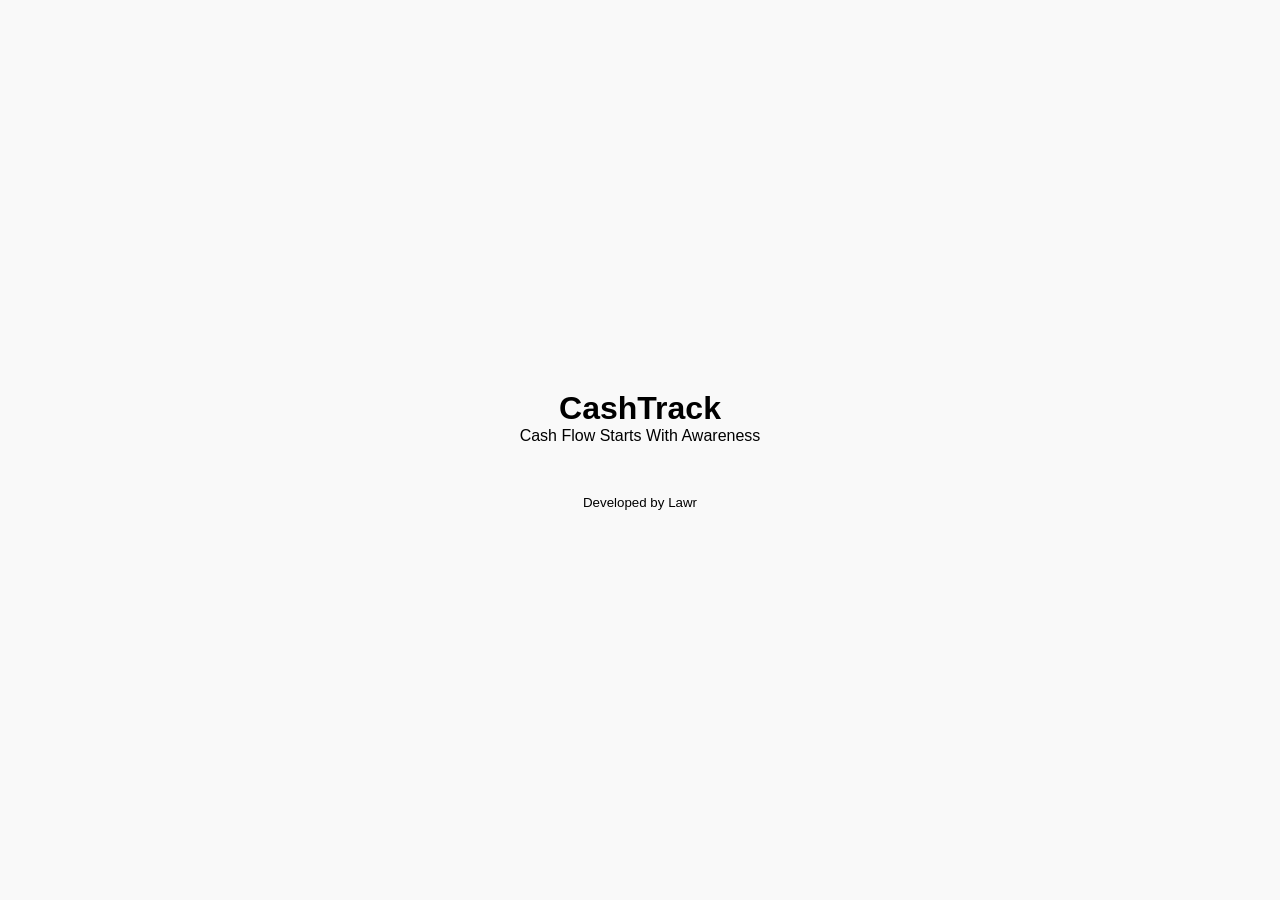
<file: index.html>
<html>
<head>
  <meta charset="UTF-8">
  <meta name="viewport" content="width=device-width, initial-scale=1.0">
  <link href="./css/main.css" rel="stylesheet">
  <link href="./css/custom.css" rel="stylesheet">
</head>
<body>
    <div style="text-align: center">
      <h1>CashTrack</h1>
      <p>Cash Flow Starts With Awareness</p>
      <div class="divider-50"></div>
      <p><small>Developed by Lawr</small></p>
    </div>
  
  <script src="./js/jquery.min.js"></script>
  <script src="./js/data.js"></script>
  <script src="./js/navigation.js"></script>
  
  <script src="./index.js"></script>
</body>
</html>
</file>
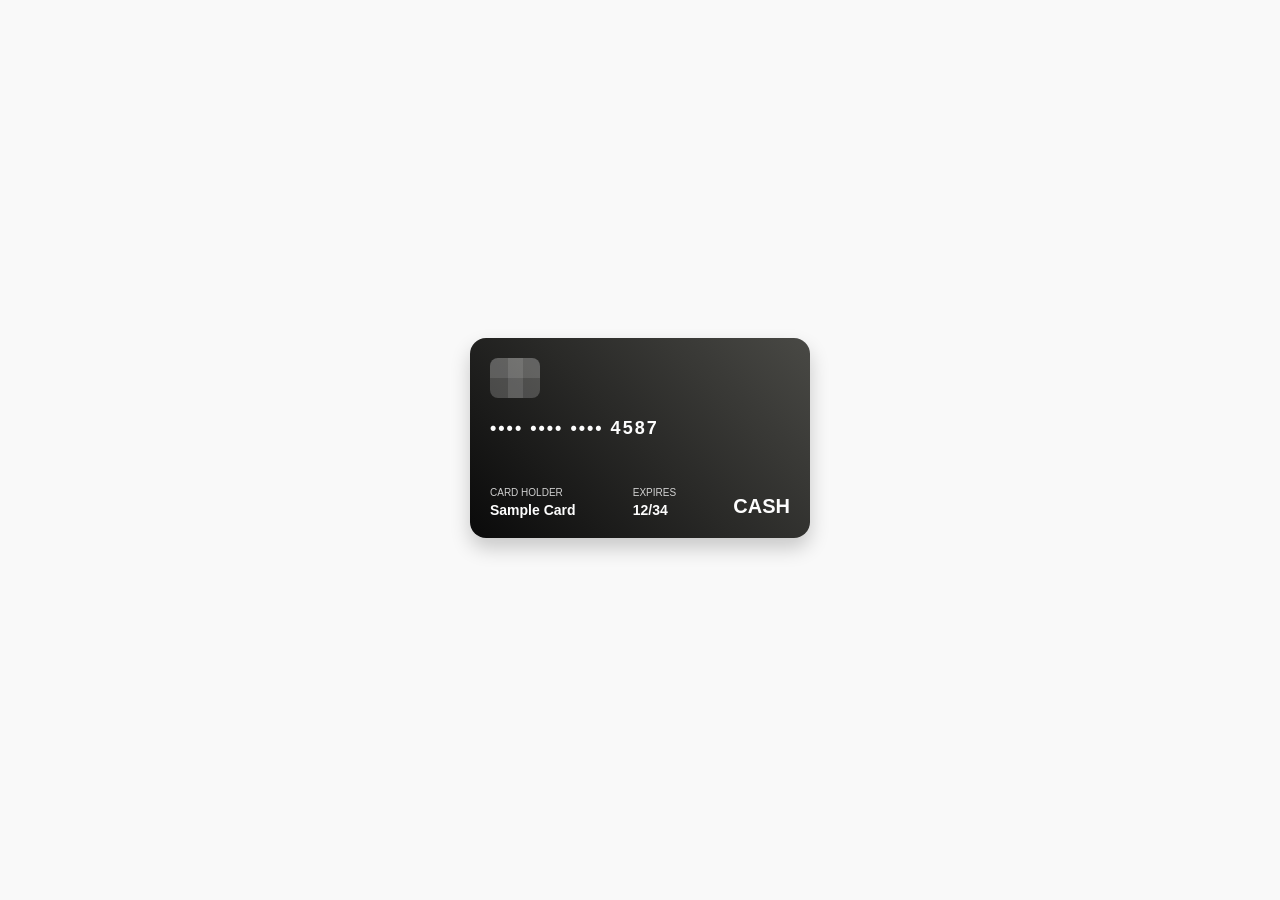
<file: components/card.html>
<html>
<head>
  <meta charset="UTF-8">
  <meta name="viewport" content="width=device-width, initial-scale=1.0">
  <link href="../css/main.css" rel="stylesheet">
</head>
<body>
    <div class="card-section">      
      <div class="card-container">
        <div class="card">
          <div class="card-face card-front">
            <div>
              <div class="card-chip"></div>
              <div class="card-number tooltip">
                •••• •••• •••• 4587
                <span class="tooltip-text">Masked for security. Click to view full card details.</span>
              </div>
            </div>
            <div class="card-details">
              <div class="card-holder">
                <span class="detail-label">Card Holder</span>
                <span class="detail-value">Sample Card</span>
              </div>
              <div class="card-expires">
                <span class="detail-label">Expires</span>
                <span class="detail-value">12/34</span>
              </div>
              <div class="card-type">Cash</div>
            </div>
          </div>
          <div class="card-face card-back">
            <div class="magnetic-strip"></div>
            <div class="signature">
              <span class="signature-text"></span>
            </div>
            <div class="cvv tooltip">
              <span class="detail-label">CVV</span>
              <span class="detail-value">256</span>
              <span class="tooltip-text">Your 3-digit security code on the back of your card. Used for online purchases.</span>
            </div>
          </div>
        </div>
      </div>
    </div>
      <script src="../js/jquery.min.js"></script>
  <script src="../js/home.js"></script>
</body>
</html>
</file>
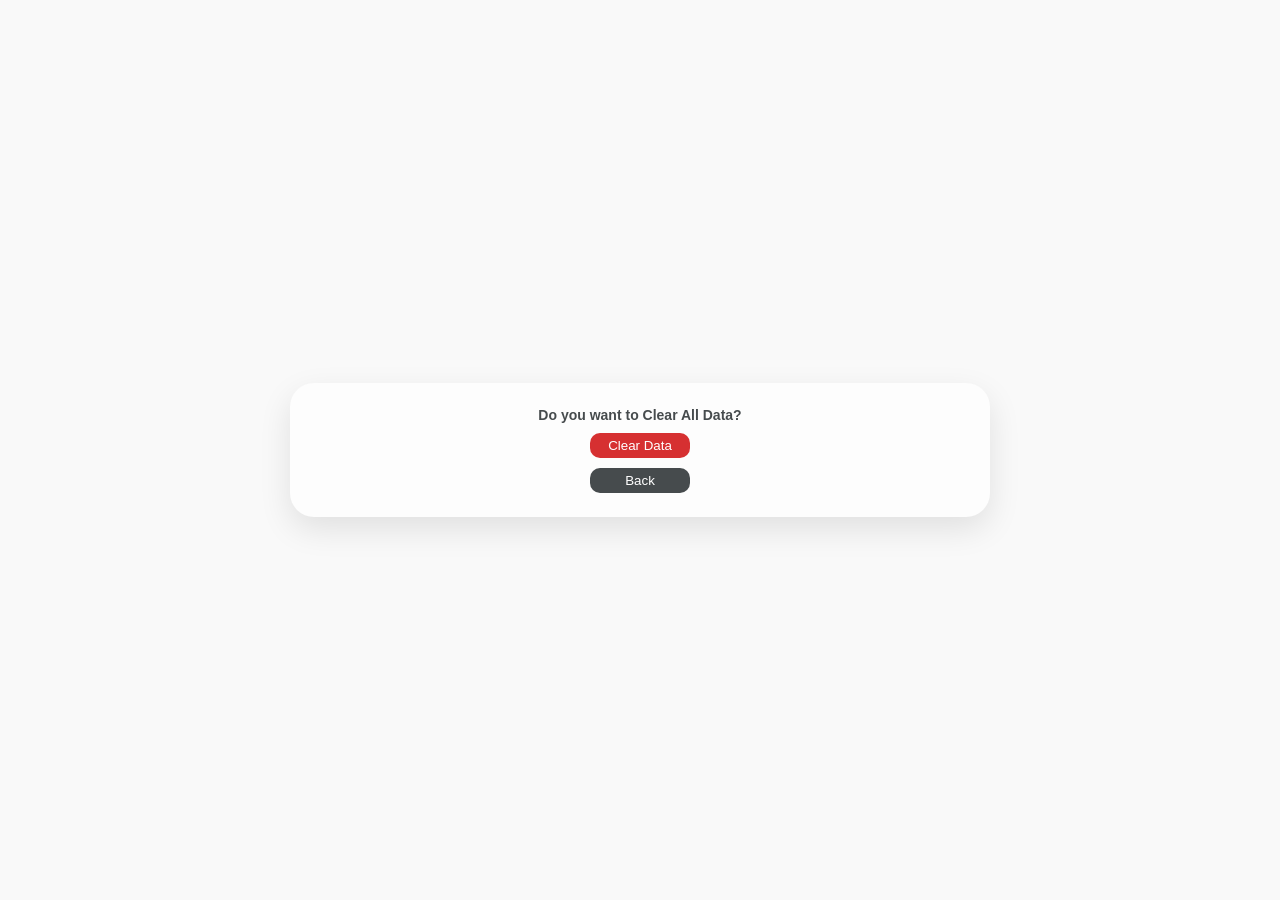
<file: pages/clear_data.html>
<html>
<head>
  <meta charset="UTF-8">
  <meta name="viewport" content="width=device-width, initial-scale=1.0">
  <link href="../css/main.css" rel="stylesheet">
  <link href="../css/custom.css" rel="stylesheet">
</head>
<body>
  <div class="dashboard">
    <!-- CLEAR DATA-->
    <div>
      <div class="center-align">
        <span id="clear_data_description" class="stat-title">Do you want to Clear All Data?</span>
      </div>
      <div class="divider-10"></div>
      <div class="center-align">
        <button class="btn btn-error" onclick="confirm_clear_all_data()">Clear Data</button>
      </div>
      <div class="divider-10"></div>
      <div class="center-align">
        <button class="btn btn-dark" onclick="goto_page('./home.html')">Back</button>
      </div>
    </div>

    </div>

  <script src="../js/jquery.min.js"></script>
  <script src="../js/clear_data.js"></script>
  <script src="../js/data.js"></script>
  <script src="../js/navigation.js"></script>
</body>
</html>
</file>
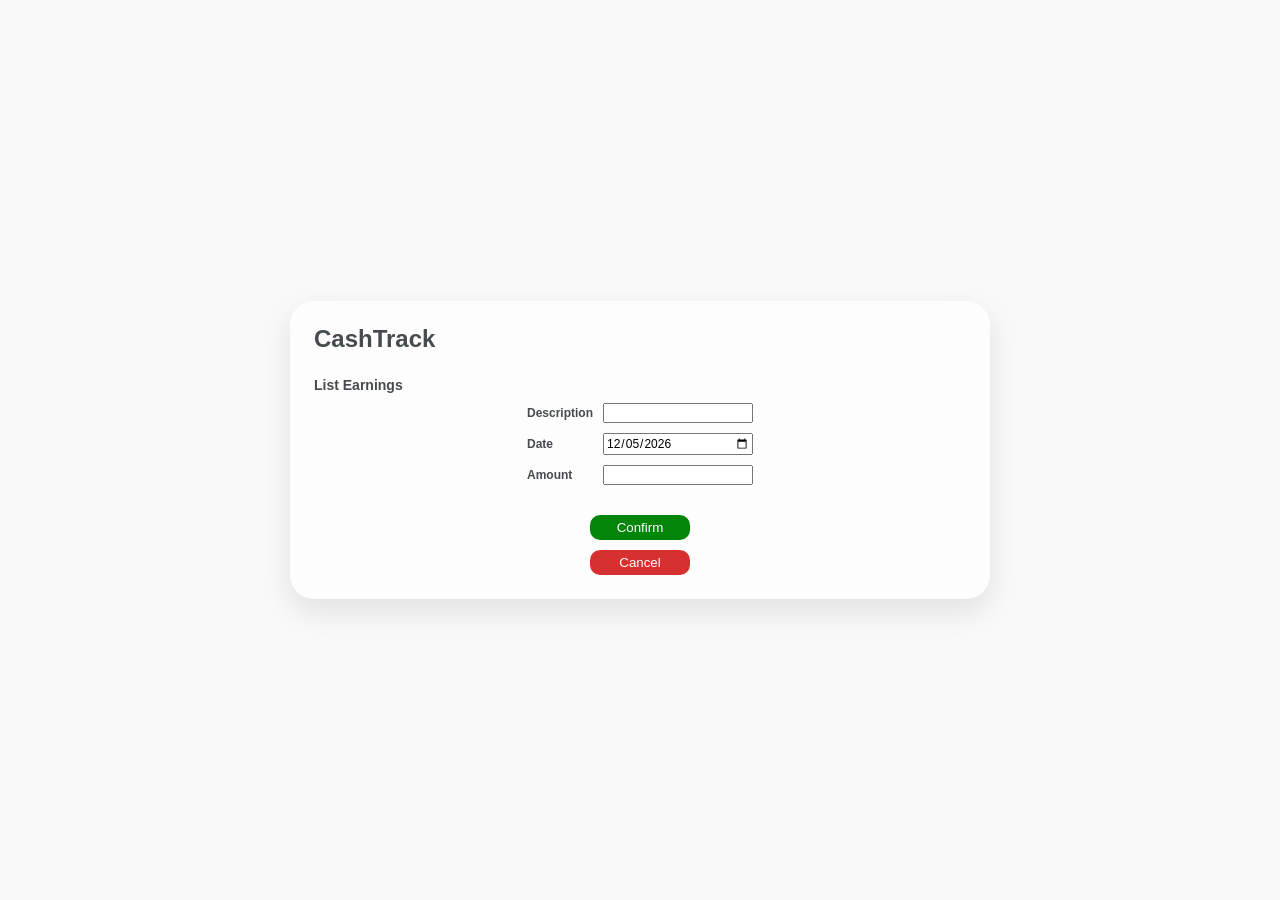
<file: pages/earnings.html>
<html>
<head>
  <meta charset="UTF-8">
  <meta name="viewport" content="width=device-width, initial-scale=1.0">
  <link href="../css/main.css" rel="stylesheet">
  <link href="../css/custom.css" rel="stylesheet">
</head>
<body>
  <div class="dashboard">
    <div class="dashboard-header">
          <h1 class="dashboard-title">CashTrack</h1>
    </div>

    <div>
      <div>
        <span class="stat-title">List Earnings</span>
      </div>
      <form id="transaction_form">
        <table class="center-align">
          <tr class="form-fields">
            <td>
              <label class="form-label">Description</label>
            </td>
            <td>
              <input id="transaction-description" type="text" maxlength="18" class="form-input" required/>
            </td>
          </tr>
          <tr class="form-fields">
            <td>
              <label class="form-label">Date</label>
            </td>
            <td>
              <input id="transaction-date" type="date" class="form-input" required/>
            </td>
          </tr>
          <tr class="form-fields">
            <td>
              <label class="form-label">Amount</label>
            </td>
            <td>
              <input id="transaction-amount" type="number" step="0.01" min="0" class="form-input" required/>
            </td>
          </tr>
          <tr class="form-fields" style="display: none;">
            <td>
              <label class="form-label">Type</label>
            </td>
            <td>
              <input id="transaction-type" type="text" value="earnings" required/>
            </td>
          </tr>
        </table>
        
        <div class="divider-20"></div>
        <div class="center-align">
          <button class="btn btn-success" type="submit">Confirm</button>
        </div>
      </form>

      <div class="divider-10"></div>
      <div class="center-align">
        <button class="btn btn-error" onclick="goto_page('./home.html')">Cancel</button>
      </div>
    </div>

    </div>

  <script src="../js/jquery.min.js"></script>
  <script src="../js/data.js"></script>
  <script src="../js/navigation.js"></script>
  
  <script src="../js/transaction.js"></script>

</body>
</html>
</file>
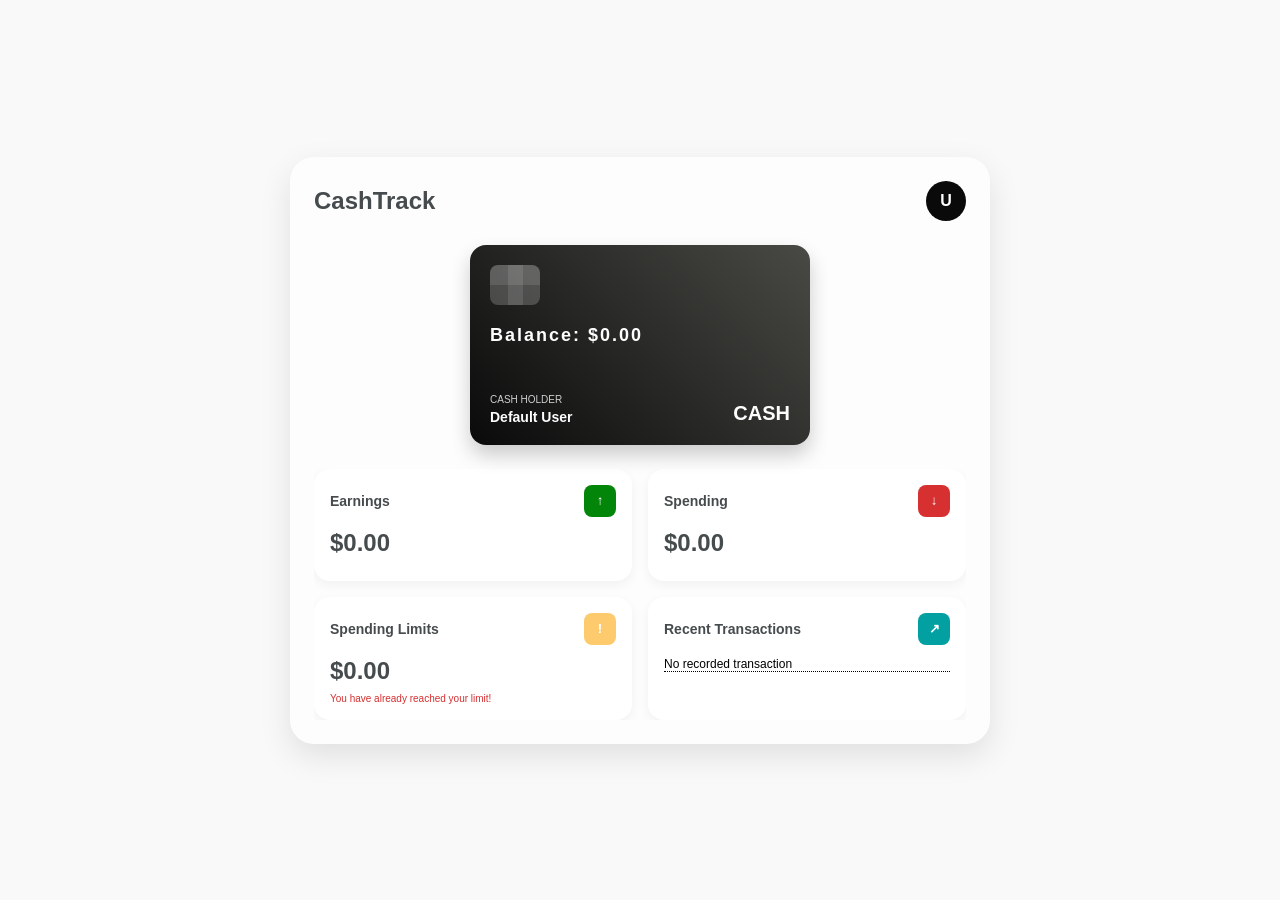
<file: pages/home.html>
<html>
<head>
  <meta charset="UTF-8">
  <meta name="viewport" content="width=device-width, initial-scale=1.0">
  <link href="../css/main.css" rel="stylesheet">
  <link href="../css/custom.css" rel="stylesheet">
</head>
<body>
    <div class="dashboard">
        <div class="dashboard-header">
            <h1 class="dashboard-title">CashTrack</h1>
            <div class="user-profile">
            <button class="user-avatar" onclick="goto_page('./user.html')"><span id="user_first_letter"></span></button>
        </div>
    </div>
    
    <div class="card-section">      
      <div class="card-container">
        <div class="card">
          <div class="card-face card-front">
            <div>
              <div class="card-chip"></div>
              <div class="card-number">
                Balance: <span id="budget_balance"></span>
              </div>
            </div>
            <div class="card-details">
              <div class="card-holder">
                <span class="detail-label">Cash Holder</span>
                <span id="cash_holder" class="detail-value"></span>
              </div>
              <div class="card-type">Cash</div>
            </div>
          </div>
          <div class="card-face card-back">
            <div class="magnetic-strip"></div>
            <div class="signature">
              <span class="signature-text"></span>
            </div>
          </div>
        </div>
      </div>
    </div>
    
    <div class="stats-section">

      <!-- EARNINGS -->
      <div class="stat-card">
        <div class="stat-header">
          <span class="stat-title">Earnings</span>
          <button class="stat-icon savings-icon" onclick="goto_page('./earnings.html')">↑</button>
        </div>
        <div id="earnings_amount" class="stat-value"></div>
      </div>

      <!-- SPENDING -->
      <div class="stat-card">
        <div class="stat-header">
          <span class="stat-title">Spending</span>
          <button class="stat-icon spending-icon" onclick="goto_page('./spending.html')">↓</button>
        </div>
        <div id="spending_amount" class="stat-value"></div>
      </div>

      <!-- SPENDING LIMIT -->
      <div class="stat-card">
        <div class="stat-header">
          <span class="stat-title">Spending Limits</span>
          <button class="stat-icon limits-icon" onclick="goto_page('./spending_limits.html')">!</button>
        </div>
        <div id="spending_limit_amount" class="stat-value"></div>
        <div class="trend-down">
          <span id="spending_limit_description"></span>
        </div>
      </div>
      
      <!-- RECENT TRANSACTIONS -->
      <div class="stat-card">
        <div class="stat-header">
          <span class="stat-title">Recent Transactions</span>
          <button class="stat-icon transactions-icon" onclick="goto_page('./transaction_summary.html')">↗</button>
        </div>
        <div id="transactions-list" class="transactions-list"></div>
      </div>
    </div>
  </div>

  <script src="../js/jquery.min.js"></script>
  <script src="../js/data.js"></script>
  <script src="../js/navigation.js"></script>

  <script src="../js/home.js"></script>
  <script src="../js/transaction.js"></script>

</body>
</html>
</file>
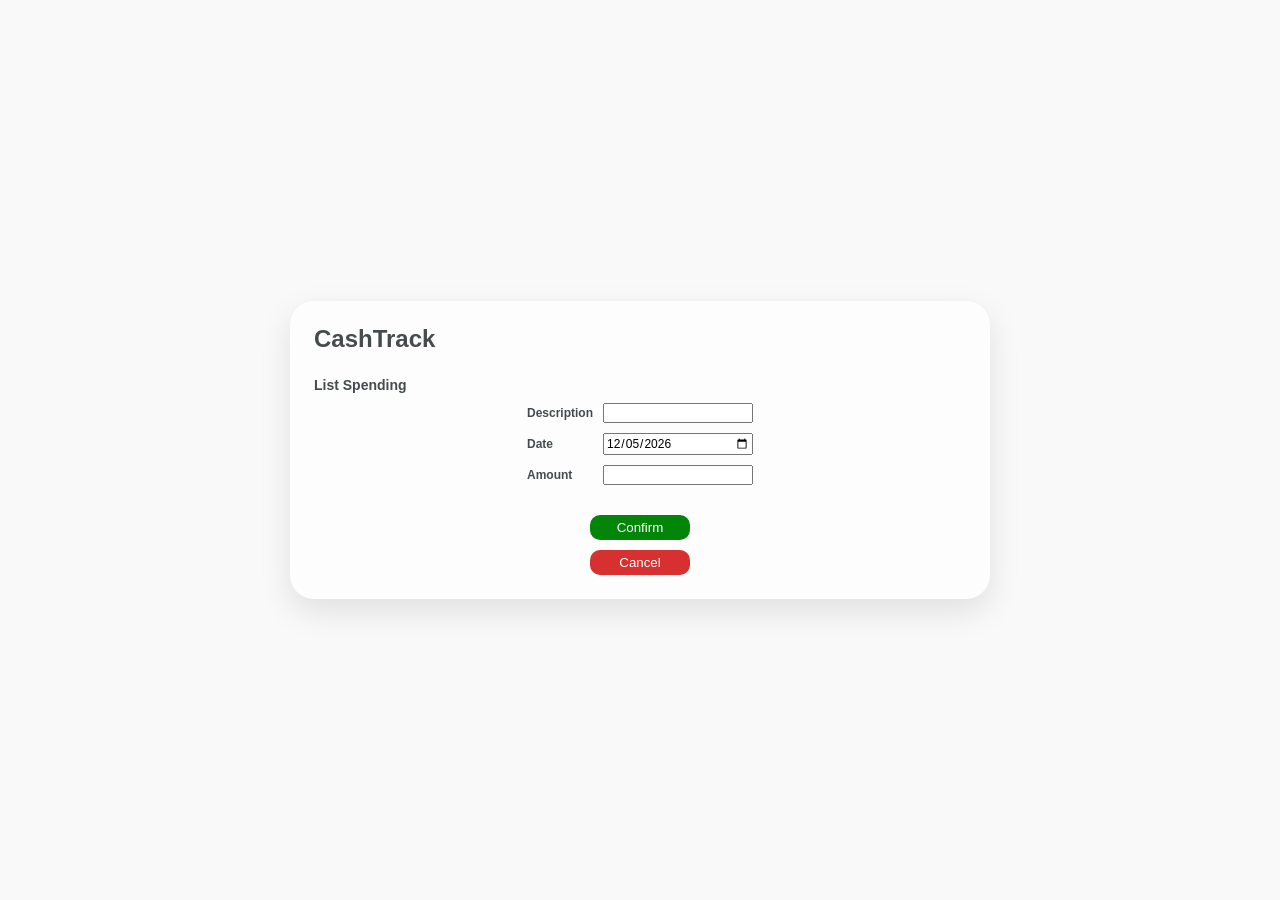
<file: pages/spending.html>
<html>
<head>
  <meta charset="UTF-8">
  <meta name="viewport" content="width=device-width, initial-scale=1.0">
  <link href="../css/main.css" rel="stylesheet">
  <link href="../css/custom.css" rel="stylesheet">
</head>
<body>
  <div class="dashboard">
    <div class="dashboard-header">
          <h1 class="dashboard-title">CashTrack</h1>
    </div>

    <div>
      <div>
        <span class="stat-title">List Spending</span>
      </div>
      <form id="transaction_form">
        <table class="center-align">
          <tr class="form-fields">
            <td>
              <label class="form-label">Description</label>
            </td>
            <td>
              <input id="transaction-description" type="text" maxlength="18" class="form-input" required/>
            </td>
          </tr>
          <tr class="form-fields">
            <td>
              <label class="form-label">Date</label>
            </td>
            <td>
              <input id="transaction-date" type="date" class="form-input" required/>
            </td>
          </tr>
          <tr class="form-fields">
            <td>
              <label class="form-label">Amount</label>
            </td>
            <td>
              <input id="transaction-amount" type="number" step="0.01" min="0" class="form-input" required/>
            </td>
          </tr>
          <tr class="form-fields" style="display: none;">
            <td>
              <label class="form-label">Type</label>
            </td>
            <td>
              <input id="transaction-type" type="text" value="spending" readonly required/>
            </td>
          </tr>
        </table>
        
        <div class="divider-20"></div>
        <div class="center-align">
          <button class="btn btn-success" type="submit">Confirm</button>
        </div>
      </form>

      <div class="divider-10"></div>
      <div class="center-align">
        <button class="btn btn-error" onclick="goto_page('./home.html')">Cancel</button>
      </div>
    </div>

    </div>

  <script src="../js/jquery.min.js"></script>
  <script src="../js/data.js"></script>
  <script src="../js/navigation.js"></script>

  <script src="../js/transaction.js"></script>

</body>
</html>
</file>
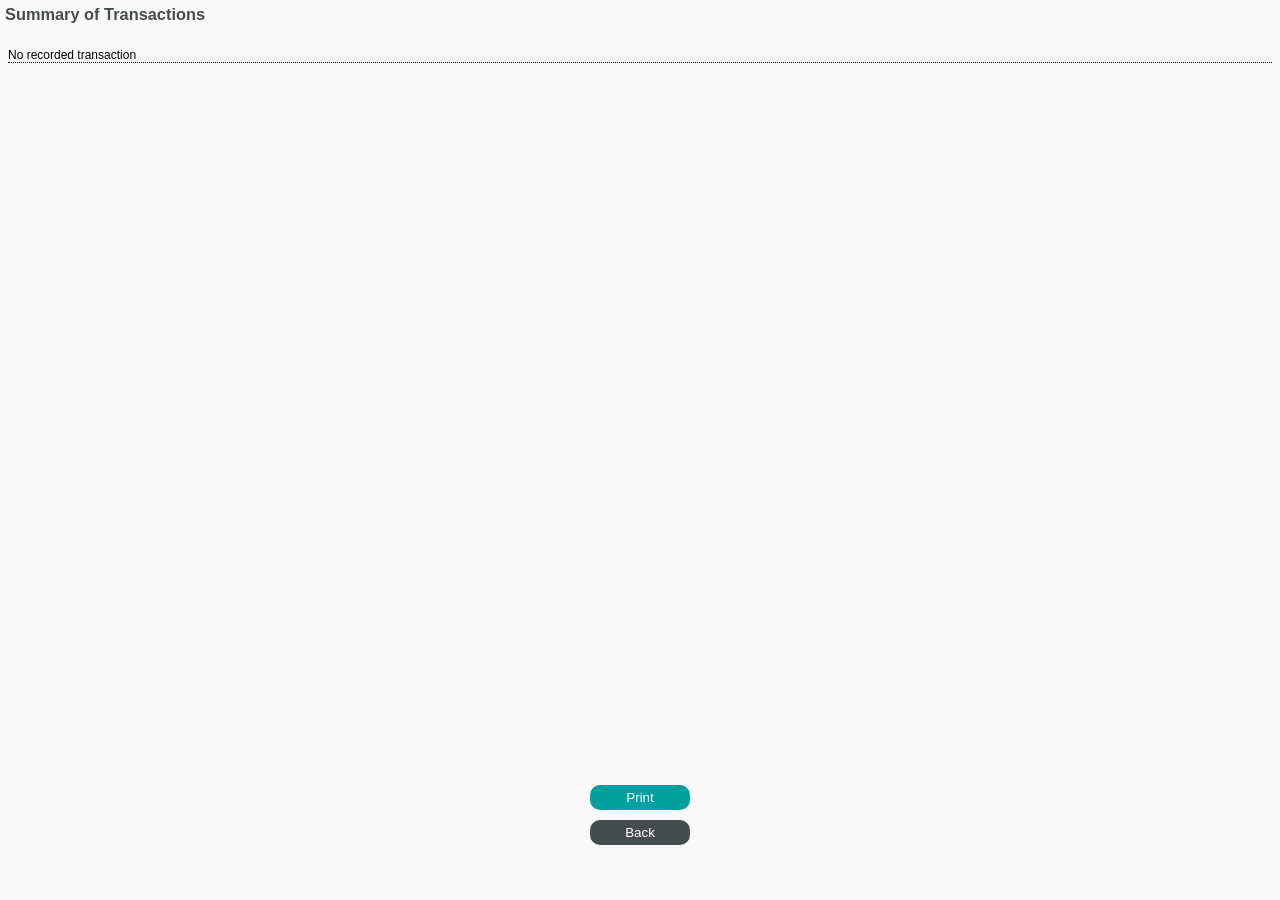
<file: pages/transaction_summary.html>
<html>
<head>
  <meta charset="UTF-8">
  <meta name="viewport" content="width=device-width, initial-scale=1.0">
  <link href="../css/main.css" rel="stylesheet">
  <link href="../css/custom.css" rel="stylesheet">
</head>
<body id="summary-of-transactions">

<div id="amend_transaction_display" style="display: none;">
  <header class="stat-title header-title">Amend Transaction Details</header>
  <hr />
  <div class="divider-20"></div>
  
  <form id="amendment_form">
    <table class="center-align">
      <tr class="form-fields" style="display: none;">
        <td>
          <label class="form-label">Index</label>
        </td>
        <td>
          <input id="transaction-index" type="number" class="form-input" required/>
        </td>
      </tr>
      <tr class="form-fields">
        <td>
          <label class="form-label">Description</label>
        </td>
        <td>
          <input id="transaction-description" type="text" maxlength="18" class="form-input" required/>
        </td>
      </tr>
      <tr class="form-fields">
        <td>
          <label class="form-label">Date</label>
        </td>
        <td>
          <input id="transaction-date" type="date" class="form-input" required/>
        </td>
      </tr>
      <tr class="form-fields">
        <td>
          <label class="form-label">Amount</label>
        </td>
        <td>
          <input id="transaction-amount" type="number" step="0.01" min="0" class="form-input" required/>
        </td>
      </tr>
      <tr class="form-fields">
        <td>
          <label class="form-label">Type</label>
        </td>
        <td>
          <select id="transaction-type" class="form-input" required>
            <option value="spending">spending</option>
            <option value="earnings">earnings</option>
          </select>
        </td>
      </tr>
    </table>
    
    <div class="divider-20"></div>
    <div class="center-align">
      <button class="btn btn-success" type="submit">Confirm</button>
    </div>
  </form>
  
  <div class="divider-10"></div>
  <div class="center-align">
    <button id="btn_delete_transaction" class="btn btn-error">Delete</button>
  </div>
  <div class="divider-10"></div>
  <div class="center-align">
    <button class="btn btn-dark" onClick="cancel_amendment()">Cancel</button>
  </div>
</div>


<div id="summary_list">
  <div id="printable_area">
    <header class="stat-title header-title"><h3>Summary of Transactions</h3></header>
    <div class="divider-20"></div>
    
    <div id="transaction-summary" class="transaction-summary"></div>
  </div>

  <footer class="nav-footer">
    <div class="center-align">
      <button class="btn btn-accent" onclick="print_transaction()">Print</button>
    </div>

    <div class="divider-10"></div>
    <div class="center-align">
      <button class="btn btn-dark" onclick="goto_page('./home.html')">Back</button>
    </div>  
  </footer>
</div>






  <script src="../js/jquery.min.js"></script>
  <script src="../js/data.js"></script>
  <script src="../js/transaction.js"></script>
  <script src="../js/navigation.js"></script>

  <script src="../js/transaction_summary.js"></script>

</body>
</html>
</file>
<file: css/main.css>
:root {
    --primary: #0a0a0a;
    --secondary: #494945;
    --accent: #03a0a1;
    --dark: #464b4d;
    --light: #FDFDFD;
    --success: #038509;
    --warning: #FDCB6E;
    --error: #D63031;
    --card-width: 340px;
    --card-height: 200px;
}

* {
    margin: 0;
    padding: 0;
    box-sizing: border-box;
    font-family: 'Inter', -apple-system, BlinkMacSystemFont, 'Segoe UI', Roboto, sans-serif;
}

body {
    width: 100%;
    height: 100vh;
    display: flex;
    justify-content: center;
    align-items: center;
    background-color: #f9f9f9;
    overflow-x: hidden;
    padding: 20px;
}

.dashboard {
    width: 100%;
    max-width: 700px;
    /* height: 100%; */
    max-height: 90vh;
    background: var(--light);
    border-radius: 24px;
    box-shadow: 0 12px 32px rgba(0, 0, 0, 0.1);
    padding: 24px;
    display: flex;
    flex-direction: column;
    overflow: hidden;
}

.dashboard-header {
    display: flex;
    justify-content: space-between;
    align-items: center;
    margin-bottom: 24px;
}

.dashboard-title {
    font-size: 24px;
    font-weight: 700;
    color: var(--dark);
}

.user-profile {
    display: flex;
    align-items: center;
    gap: 12px;
}

.user-avatar {
    width: 40px;
    height: 40px;
    border-radius: 50%;
    background: var(--primary);
    display: flex;
    justify-content: center;
    align-items: center;
    color: white;
    font-weight: 700;
    font-size: 16px;
    cursor: pointer;
}

.user-name {
    font-weight: 600;
    font-size: 16px;
    color: var(--dark);
}

.card-section {
    margin-bottom: 24px;
}

.section-header {
    display: flex;
    justify-content: space-between;
    align-items: center;
    margin-bottom: 16px;
}

.section-title {
    font-size: 18px;
    font-weight: 600;
    color: var(--dark);
}

.add-card-btn {
    background: var(--primary);
    color: white;
    border: none;
    border-radius: 8px;
    padding: 8px 16px;
    font-size: 14px;
    font-weight: 600;
    cursor: pointer;
    transition: all 0.3s ease;
}

.add-card-btn:hover {
    background: #5d4edf;
    transform: translateY(-2px);
}

.card-container {
    perspective: 1000px;
    position: relative;
    width: var(--card-width);
    height: var(--card-height);
    margin: 0 auto;
    cursor: pointer;
}

.card {
    position: relative;
    width: 100%;
    height: 100%;
    transform-style: preserve-3d;
    transition: transform 0.8s cubic-bezier(0.175, 0.885, 0.32, 1.275);
    border-radius: 16px;
    box-shadow: 0 10px 20px rgba(0, 0, 0, 0.2);
}

.card.flipped {
    transform: rotateY(180deg);
}

.card-face {
    position: absolute;
    width: 100%;
    height: 100%;
    backface-visibility: hidden;
    border-radius: 16px;
    overflow: hidden;
    padding: 20px;
}

.card-front {
    background: linear-gradient(45deg, var(--primary), var(--secondary));
    color: var(--light);
    display: flex;
    flex-direction: column;
    justify-content: space-between;
}

.card-back {
    background: linear-gradient(45deg, var(--secondary), var(--primary));
    color: var(--light);
    transform: rotateY(180deg);
    display: flex;
    flex-direction: column;
    justify-content: space-between;
}

.card-chip {
    width: 50px;
    height: 40px;
    background: rgba(255, 255, 255, 0.2);
    border-radius: 8px;
    margin-bottom: 20px;
    position: relative;
    overflow: hidden;
}

.card-chip::before {
    content: "";
    position: absolute;
    width: 100%;
    height: 50%;
    background: rgba(255, 255, 255, 0.1);
    top: 0;
    left: 0;
}

.card-chip::after {
    content: "";
    position: absolute;
    width: 30%;
    height: 100%;
    background: rgba(255, 255, 255, 0.1);
    top: 0;
    left: 35%;
}

.card-number {
    font-size: 18px;
    letter-spacing: 2px;
    font-weight: 600;
    margin-bottom: 20px;
}

.card-details {
    display: flex;
    justify-content: space-between;
    align-items: flex-end;
}

.card-holder, .card-expires {
    display: flex;
    flex-direction: column;
}

.detail-label {
    font-size: 10px;
    text-transform: uppercase;
    opacity: 0.8;
    margin-bottom: 4px;
}

.detail-value {
    font-size: 14px;
    font-weight: 600;
}

.card-type {
    font-size: 20px;
    font-weight: 700;
    text-transform: uppercase;
}

.card-back .magnetic-strip {
    width: 100%;
    height: 40px;
    background: rgba(0, 0, 0, 0.8);
    margin: 20px 0;
}

.card-back .signature {
    background: rgba(255, 255, 255, 0.2);
    height: 40px;
    width: 80%;
    display: flex;
    align-items: center;
    padding: 0 10px;
    margin-bottom: 20px;
}

.card-back .signature .signature-text {
    font-family: 'Dancing Script', cursive;
    font-size: 20px;
    opacity: 0.9;
}

.card-back .cvv {
    display: flex;
    flex-direction: column;
    align-items: flex-end;
}

.tooltip {
    position: relative;
    display: inline-block;
}

.tooltip .tooltip-text {
    visibility: hidden;
    width: 200px;
    background-color: var(--dark);
    color: var(--light);
    text-align: center;
    border-radius: 6px;
    padding: 10px;
    position: absolute;
    z-index: 1;
    bottom: 125%;
    left: 50%;
    transform: translateX(-50%);
    opacity: 0;
    transition: opacity 0.3s, transform 0.3s;
    font-size: 12px;
    line-height: 1.4;
    box-shadow: 0 4px 12px rgba(0, 0, 0, 0.15);
    transform-origin: bottom center;
}

.tooltip:hover .tooltip-text {
    visibility: visible;
    opacity: 1;
    transform: translateX(-50%) translateY(-10px);
}

.tooltip .tooltip-text::after {
    content: "";
    position: absolute;
    top: 100%;
    left: 50%;
    margin-left: -5px;
    border-width: 5px;
    border-style: solid;
    border-color: var(--dark) transparent transparent transparent;
}

.stats-section {
    flex: 1;
    display: grid;
    grid-template-columns: repeat(2, 1fr);
    gap: 16px;
    overflow-y: auto;
}

.stat-card {
    background: white;
    border-radius: 16px;
    padding: 16px;
    box-shadow: 0 4px 12px rgba(0, 0, 0, 0.05);
    display: flex;
    flex-direction: column;
    transition: all 0.3s ease;
}

.stat-card:hover {
    transform: translateY(-5px);
    box-shadow: 0 8px 16px rgba(0, 0, 0, 0.1);
}

.stat-header {
    display: flex;
    justify-content: space-between;
    align-items: center;
    margin-bottom: 12px;
}

.stat-title {
    font-size: 14px;
    font-weight: 600;
    color: var(--dark);
}

.stat-icon {
    width: 32px;
    height: 32px;
    border-radius: 8px;
    display: flex;
    justify-content: center;
    align-items: center;
    color: white;
    font-weight: bold;
    cursor: pointer;
}

.spending-icon {
    background: var(--error);
}

.savings-icon {
    background: var(--success);
}

.limits-icon {
    background: var(--warning);
}

.transactions-icon {
    background: var(--accent);
}

.stat-value {
    font-size: 24px;
    font-weight: 700;
    color: var(--dark);
    margin-bottom: 8px;
}

.stat-subtitle {
    font-size: 12px;
    color: #666;
}

.stat-trend {
    display: flex;
    align-items: center;
    font-size: 12px;
    margin-top: auto;
}

.trend-up {
    color: var(--success);
}

.trend-down {
    color: var(--error);
}

.trend-icon {
    margin-right: 4px;
}

.transactions-list {
    max-height: 150px;
    overflow-y: auto;
    display: flex;
    flex-direction: column;
    gap: 8px;
}

.transaction-item {
    display: flex;
    justify-content: space-between;
    align-items: center;
    font-size: 12px;
}

.transaction-merchant {
    font-weight: 600;
}

.transaction-description {
    font-weight: 600;
}

.transaction-amount {
    font-weight: 600;
}

.transaction-date {
    font-size: 10px;
    color: #666;
}

@media (max-width: 600px) {
    .dashboard {
    padding: 16px;
    }

    .stats-section {
    grid-template-columns: 1fr;
    }

    .card-container {
    --card-width: 280px;
    --card-height: 160px;
    }

    .card-number {
    font-size: 14px;
    }

    .detail-value {
    font-size: 12px;
    }
}

/* Animations */
@keyframes pulse {
    0% {
    transform: scale(1);
    }
    50% {
    transform: scale(1.05);
    }
    100% {
    transform: scale(1);
    }
}

.pulse {
    animation: pulse 2s infinite;
}

/* Custom scrollbar */
::-webkit-scrollbar {
    width: 6px;
    height: 6px;
}

::-webkit-scrollbar-track {
    background: #f1f1f1;
    border-radius: 10px;
}

::-webkit-scrollbar-thumb {
    background: var(--primary);
    border-radius: 10px;
}

::-webkit-scrollbar-thumb:hover {
    background: #555;
}
</file>
<file: css/custom.css>
button {
    border: none;
}

table {
  border-spacing: 10px;
}

.center-align {
  display: flex;
  justify-content: center;
  align-items: center;
}

.divider-10 {
    height: 10px;
}

.divider-20 {
    height: 20px;
}

.divider-50{
    height: 50px;
}

.form-label {
    font-size: 12px;
    font-weight: 600;
    color: var(--dark);
}

.form-fields {
    flex-direction: row;
    align-items: center;
}

.form-input {
    font-size: 12px;
    padding: 1px;
    width: 150px;
}

.margin-10 {
    margin: 10px;
}

.btn {
    border-radius: 10px;
    padding: 5px;
    width: 100px;
    color: white;
    cursor: pointer;
}

.btn-dark {
    background-color: var(--dark);
}

.btn-success {
    background-color: var(--success);
}

.btn-accent {
    background-color:var(--accent);
}

.btn-error {
    background-color: var(--error);
}

#summary-of-transactions{
    display: block;
    margin: 0;
    padding: 5px;
}

.nav-footer {
    height: 110px; 
}

#spending_limit_description{
    font-size: 10px;
}

.transaction-summary{
    overflow: scroll;
    height: calc(100vh - 160px);
    padding: 3px;
}

.header-title{
    height: 20px;
}

.modify-link{
    font-size: 12px;
    color: var(--dark);
    text-align: end;
    cursor: pointer;
}

.hidden-content{
    display: none;
}

.transaction-item{
    border-bottom: 1px dotted;
    margin-bottom: 5px;
}
</file>
